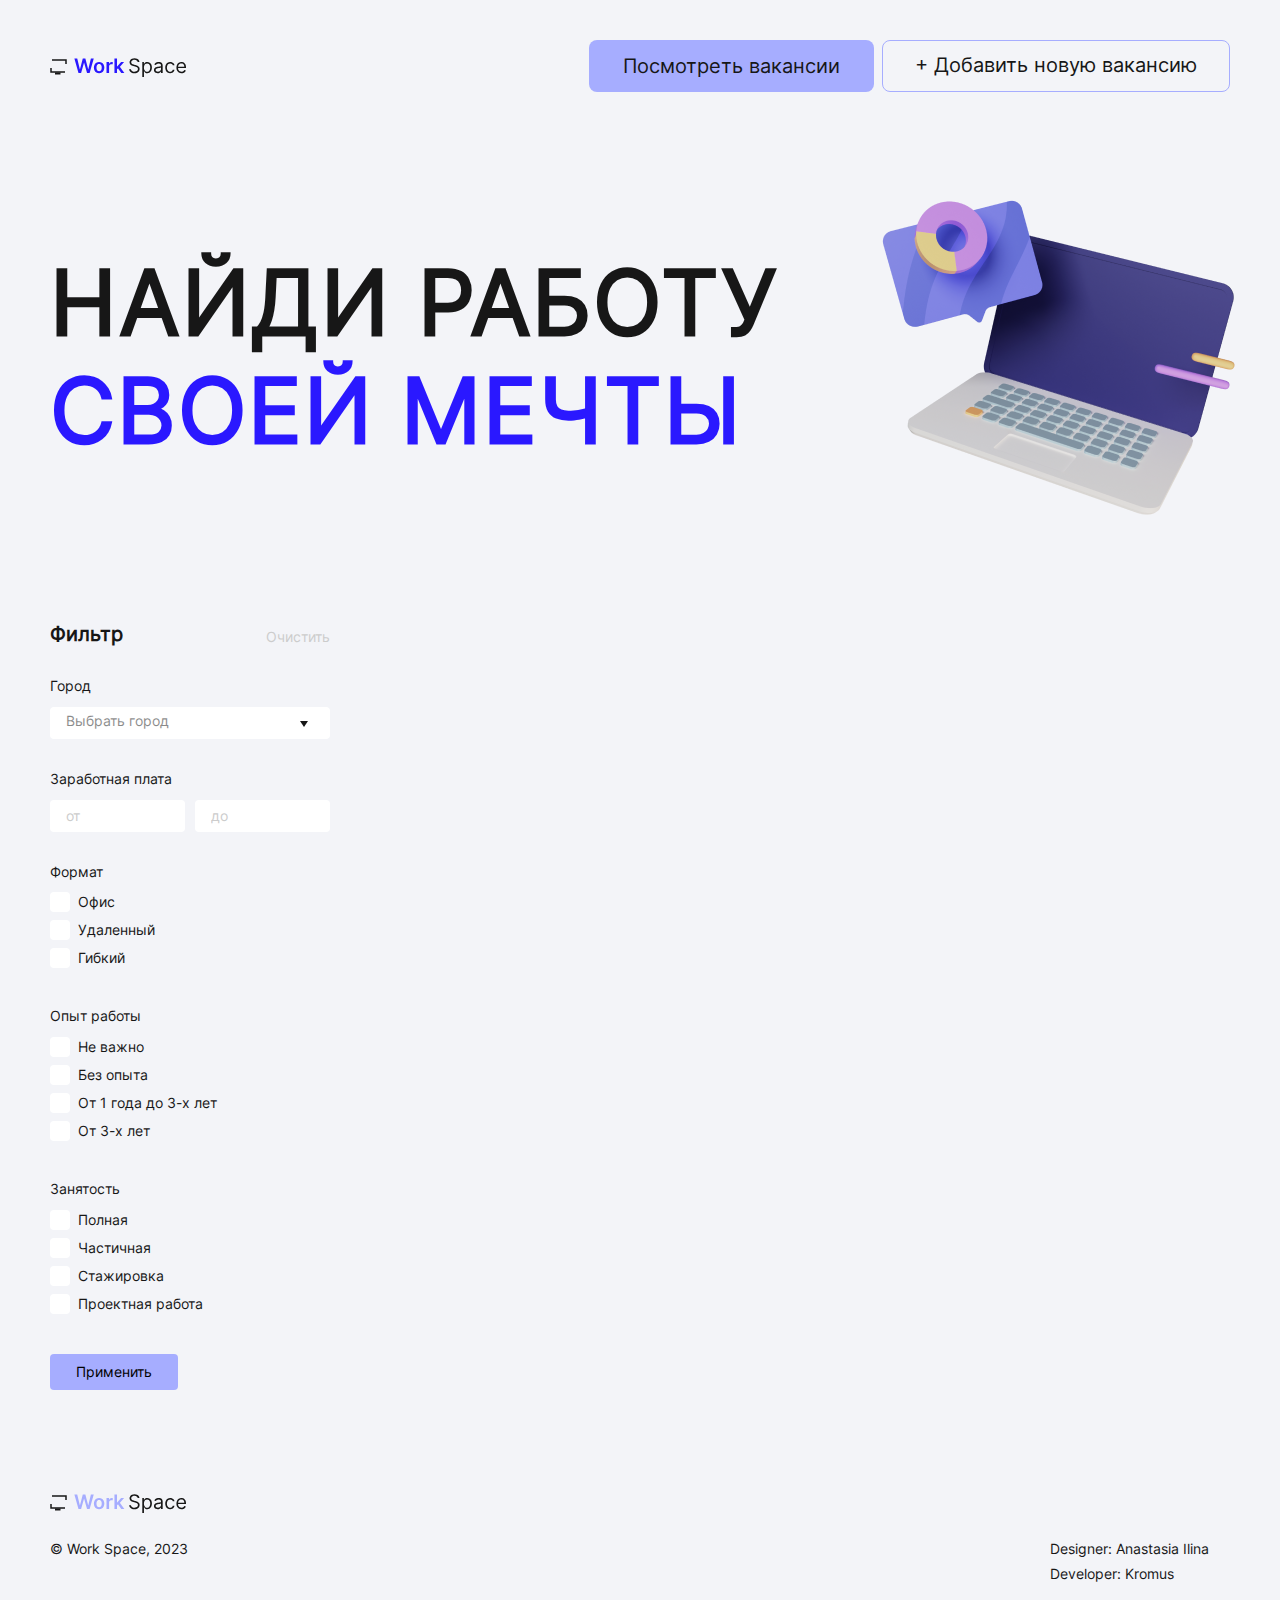
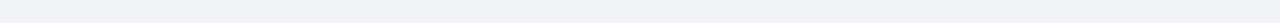
<file: index.html>
<!DOCTYPE html>
<html lang="ru">

<head>
  <meta charset="UTF-8">
  <meta name="viewport" content="width=device-width, initial-scale=1.0">
  <title>Work Space</title>
  <link rel="stylesheet" href="css/index.css">
  <script src="js/choices.min.js" defer></script>
  <script src="js/script.js" type="module"></script>
</head>

<body>
  <header class="header">
    <div class="container header__container">
      <img class="header__logo" src="img/logo.svg" alt="Логотип компании">

      <div class="header__links">
        <a class="header__link" href="#vacancies">Посмотреть вакансии</a>
        <a class="header__link header__link_o" href="employer.html">+ Добавить новую вакансию</a>
      </div>
    </div>
  </header>

  <main>
    <section class="hero">
      <div class="container hero__container">
        <h1 class="hero__title">Найди работу
          <span class="blue-text">своей мечты</span>
        </h1>
      </div>
    </section>

    <div class="vacancies" id="vacancies">
      <div class="container vacancies__container">
        <button class="vacancies__filter-btn blue-text">Фильтр</button>
        <section class="vacancies__filter filter">
          <h2 class="filter__title">Фильтр</h2>

          <form class="filter__form">
            <fieldset class="filter__fieldset">
              <legend class="filter__legend">Город</legend>

              <select class="filter__select" name="city" id="city">
                <option value="">Выбрать город</option>
              </select>
            </fieldset>

            <fieldset class="filter__fieldset">
              <legend class="filter__legend">Заработная плата</legend>

              <div class="filter__range">
                <input class="filter__input" type="number" name="pay-from" placeholder="от">
                <input class="filter__input" type="number" name="pay-to" placeholder="до">
              </div>
            </fieldset>

            <div class="filter__checkboxes">
              <fieldset class="filter__fieldset">
                <legend class="filter__legend">Формат</legend>
                <label class="filter__label checkbox">
                  <input class="checkbox__input" type="checkbox" name="format" value="Офис">Офис
                </label>
                <label class="filter__label checkbox">
                  <input class="checkbox__input" type="checkbox" name="format" value="Удаленный">Удаленный
                </label>
                <label class="filter__label checkbox">
                  <input class="checkbox__input" type="checkbox" name="format" value="Гибкий">Гибкий
                </label>
              </fieldset>
              <fieldset class="filter__fieldset">
                <legend class="filter__legend">Опыт работы</legend>
                <label class="filter__label checkbox">
                  <input class="checkbox__input" type="checkbox" name="experience" value="Не важно">Не важно
                </label>
                <label class="filter__label checkbox">
                  <input class="checkbox__input" type="checkbox" name="experience" value="Без опыта">Без опыта
                </label>
                <label class="filter__label checkbox">
                  <input class="checkbox__input" type="checkbox" name="experience" value="От 1 года до 3-х лет">От 1
                  года до 3-х лет
                </label>
                <label class="filter__label checkbox">
                  <input class="checkbox__input" type="checkbox" name="experience" value="От 3-х лет">От 3-х лет
                </label>
              </fieldset>
              <fieldset class="filter__fieldset">
                <legend class="filter__legend">Занятость</legend>
                <label class="filter__label checkbox">
                  <input class="checkbox__input" type="checkbox" name="type" value="Полная">Полная
                </label>
                <label class="filter__label checkbox">
                  <input class="checkbox__input" type="checkbox" name="type" value="Частичная">Частичная
                </label>
                <label class="filter__label checkbox">
                  <input class="checkbox__input" type="checkbox" name="type" value="Стажировка">Стажировка
                </label>
                <label class="filter__label checkbox">
                  <input class="checkbox__input" type="checkbox" name="type" value="Проектная работа">Проектная
                  работа
                </label>
              </fieldset>
            </div>

            <div class="filter__buttons">
              <button class="filter__button" type="submit">Применить</button>
              <button class="filter__reset" type="reset">Очистить</button>
            </div>
          </form>
        </section>

        <section class="vacancies__cards cards">
          <h2 class="cards__title visually-hidden">Список вакансий</h2>

          <ul class="cards__list">

          </ul>
        </section>
      </div>
    </div>
  </main>

  <footer class="footer">
    <div class="container footer__container">
      <img class="footer__logo" src="img/footer_logo.svg" alt="Logo">
      <p class="footer__copyright">© Work Space, 2023</p>

      <ul class="footer__contacts">
        <li class="footer__contact">Designer:
          <a class="footer__link" href="https://t.me/Mrshmallowww" target="_blank">Anastasia Ilina</a>
        </li>
        <li class="footer__contact">Developer:
          <a class="footer__link" href="https://t.me/Kromus275" target="_blank">Kromus</a>
        </li>
      </ul>
    </div>
  </footer>
</body>

</html>
</file>
<file: css/index.css>
@import "normalize.css";
@import "choices.min.css";
@import "fonts.css";
@import "default.css";
@import "header.css";
@import "hero.css";
@import "vacancies.css";
@import "filter.css";
@import "checkbox.css";
@import "choices.css";
@import "cards.css";
@import "vacancy.css";
@import "footer.css";
@import "modal.css";
@import "detail.css";
@import "employer.css";
@import "file.css";
@import "radio.css";
</file>
